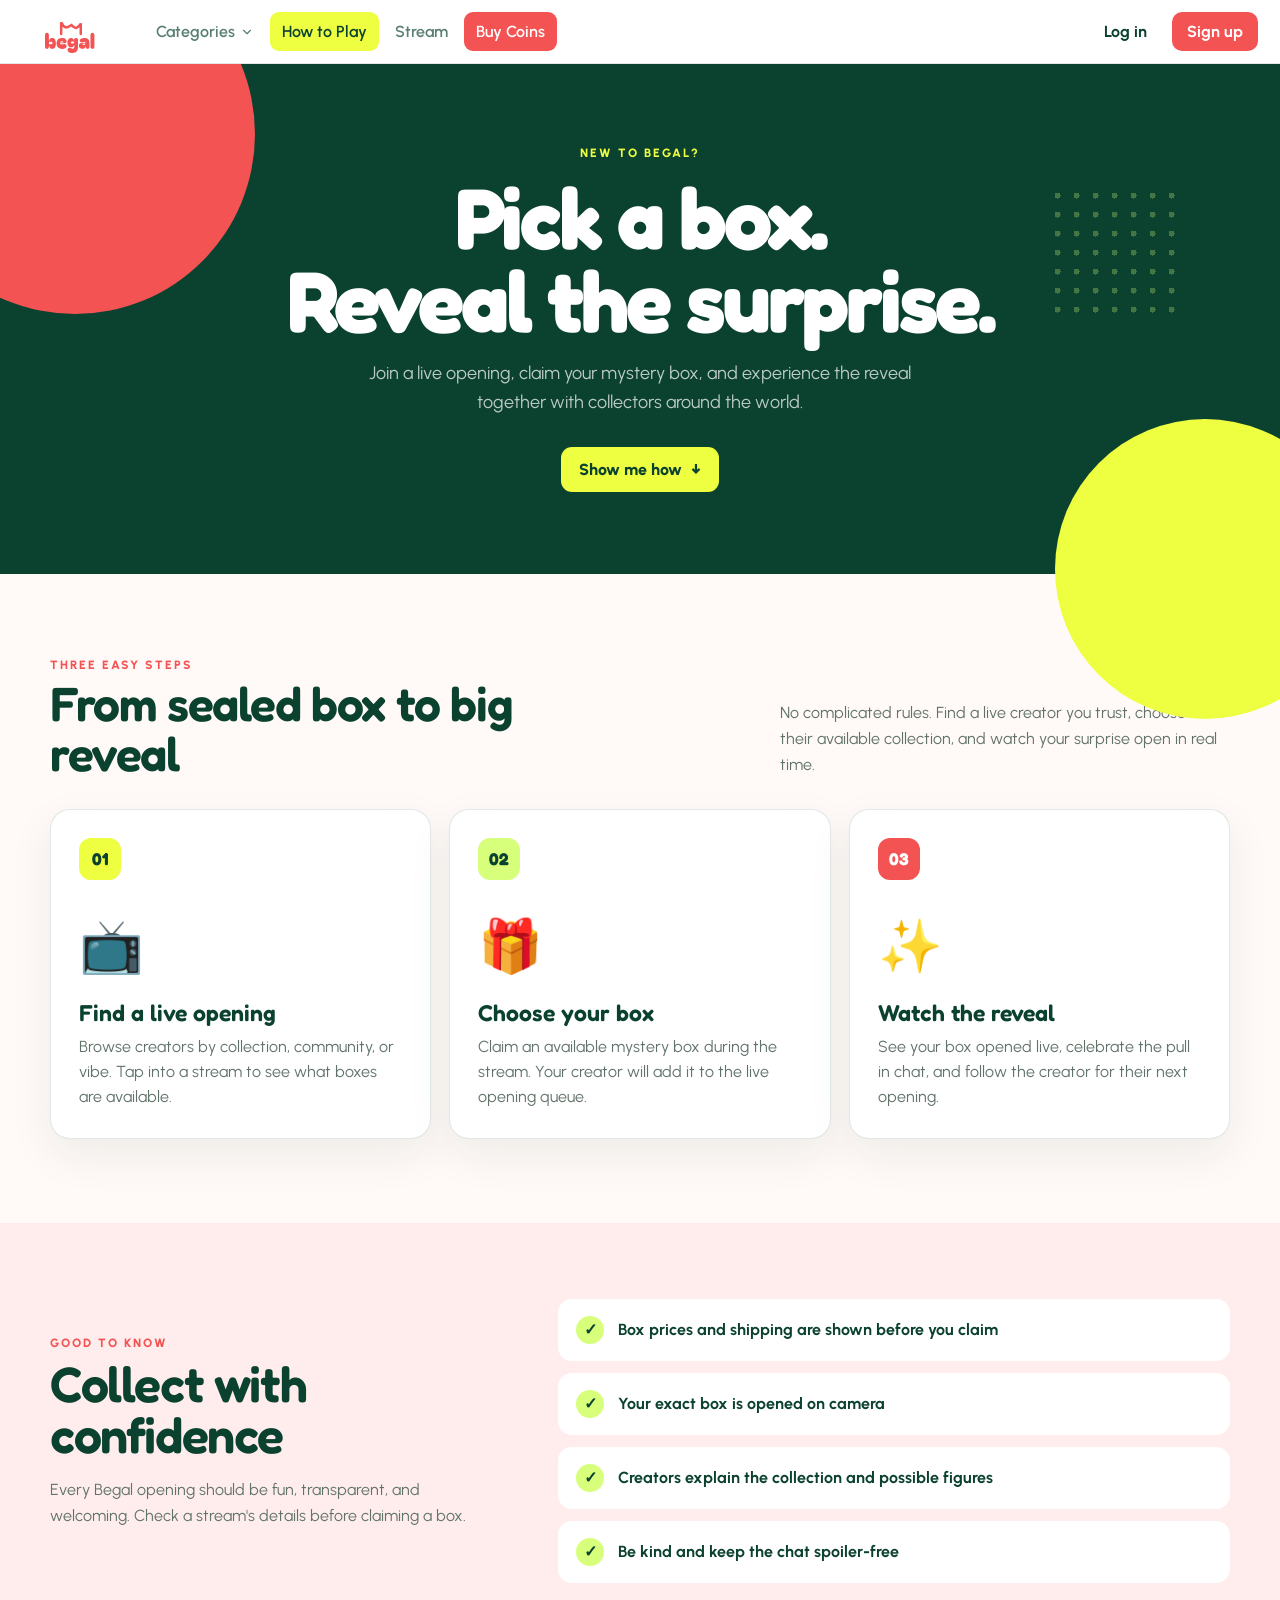
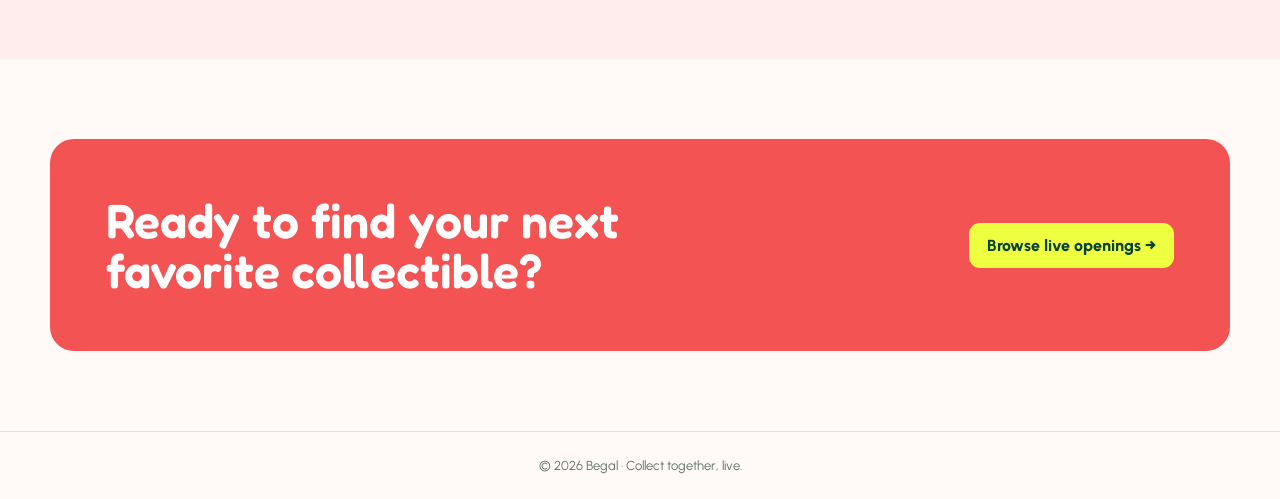
<file: how-to-play.html>
<!doctype html>
<html lang="en">
<head>
  <meta charset="UTF-8">
  <meta name="viewport" content="width=device-width, initial-scale=1.0">
  <meta name="description" content="Learn how to join a live Begal blind-box opening.">
  <title>How to Play — Begal</title>
  <link rel="icon" type="image/svg" href="favicon.svg">
  <link rel="stylesheet" href="index.css">
</head>
<body>
  <header class="play-topbar">
    <a class="play-brand" href="index.html" aria-label="Begal home">
      <span class="play-brand-logo"><img src="assets/logo.svg" alt="Begal"></span>
    </a>
    <nav class="play-nav" aria-label="Main navigation">
      <details class="nav-dropdown"><summary>Categories <svg viewBox="0 0 24 24" aria-hidden="true"><path d="m6 9 6 6 6-6"/></svg></summary><div class="brand-menu"><span class="brand-menu-title">Browse by brand</span><a href="index.html#categories"><span class="brand-dot" style="--dot:#d7ff7c">👻</span><span><strong>Smiski</strong><small>Glow-in-the-dark figures</small></span></a><a href="index.html#categories"><span class="brand-dot" style="--dot:#ffeded">🎀</span><span><strong>Sanrio</strong><small>Kawaii characters</small></span></a><a href="index.html#categories"><span class="brand-dot" style="--dot:#f7aaa5">🐰</span><span><strong>Labubu</strong><small>Designer collectibles</small></span></a><a href="index.html#categories"><span class="brand-dot" style="--dot:#eeff41">⚡</span><span><strong>Pokémon</strong><small>Figures and miniatures</small></span></a><a href="index.html#categories"><span class="brand-dot" style="--dot:#ffd7ae">👼</span><span><strong>Sonny Angel</strong><small>Mini figure series</small></span></a><a href="index.html#categories"><span class="brand-dot" style="--dot:#bfe8df">🌈</span><span><strong>Tokidoki</strong><small>Art toys and Unicorno</small></span></a></div></details>
      <a class="active" href="how-to-play.html" aria-current="page">How to Play</a>
      <a href="stream.html">Stream</a>
      <a class="buy-coins" href="#">Buy Coins</a>
    </nav>
    <div class="play-actions">
      <a class="login" href="index.html">Log in</a>
      <a class="signup" href="index.html">Sign up</a>
    </div>
  </header>

  <main class="play-main">
    <section class="play-hero">
      <div class="hero-dots" aria-hidden="true"></div>
      <div class="play-hero-inner">
        <div class="kicker">New to Begal?</div>
        <h1>Pick a box.<br>Reveal the surprise.</h1>
        <p>Join a live opening, claim your mystery box, and experience the reveal together with collectors around the world.</p>
        <a class="hero-cta" href="#steps">Show me how <span aria-hidden="true">↓</span></a>
      </div>
    </section>

    <section class="play-section" id="steps">
      <div class="section-intro">
        <div><div class="kicker coral-kicker">Three easy steps</div><h2>From sealed box to big reveal</h2></div>
        <p>No complicated rules. Find a live creator you trust, choose from their available collection, and watch your surprise open in real time.</p>
      </div>
      <div class="steps">
        <article class="step">
          <span class="step-number">01</span>
          <span class="step-icon" aria-hidden="true">📺</span>
          <h3>Find a live opening</h3>
          <p>Browse creators by collection, community, or vibe. Tap into a stream to see what boxes are available.</p>
        </article>
        <article class="step">
          <span class="step-number">02</span>
          <span class="step-icon" aria-hidden="true">🎁</span>
          <h3>Choose your box</h3>
          <p>Claim an available mystery box during the stream. Your creator will add it to the live opening queue.</p>
        </article>
        <article class="step">
          <span class="step-number">03</span>
          <span class="step-icon" aria-hidden="true">✨</span>
          <h3>Watch the reveal</h3>
          <p>See your box opened live, celebrate the pull in chat, and follow the creator for their next opening.</p>
        </article>
      </div>
    </section>

    <section class="rules-wrap">
      <div class="rules-grid">
        <div class="rules-copy">
          <div class="kicker coral-kicker">Good to know</div>
          <h2>Collect with confidence</h2>
          <p>Every Begal opening should be fun, transparent, and welcoming. Check a stream's details before claiming a box.</p>
        </div>
        <div class="rule-list">
          <div class="rule"><span class="rule-check">✓</span><span>Box prices and shipping are shown before you claim</span></div>
          <div class="rule"><span class="rule-check">✓</span><span>Your exact box is opened on camera</span></div>
          <div class="rule"><span class="rule-check">✓</span><span>Creators explain the collection and possible figures</span></div>
          <div class="rule"><span class="rule-check">✓</span><span>Be kind and keep the chat spoiler-free</span></div>
        </div>
      </div>
    </section>

    <section class="play-cta">
      <h2>Ready to find your next favorite collectible?</h2>
      <a href="index.html#live">Browse live openings →</a>
    </section>
  </main>

  <footer class="play-footer">© 2026 Begal · Collect together, live.</footer>
  <script src="begal.js"></script>
</body>
</html>
</file>
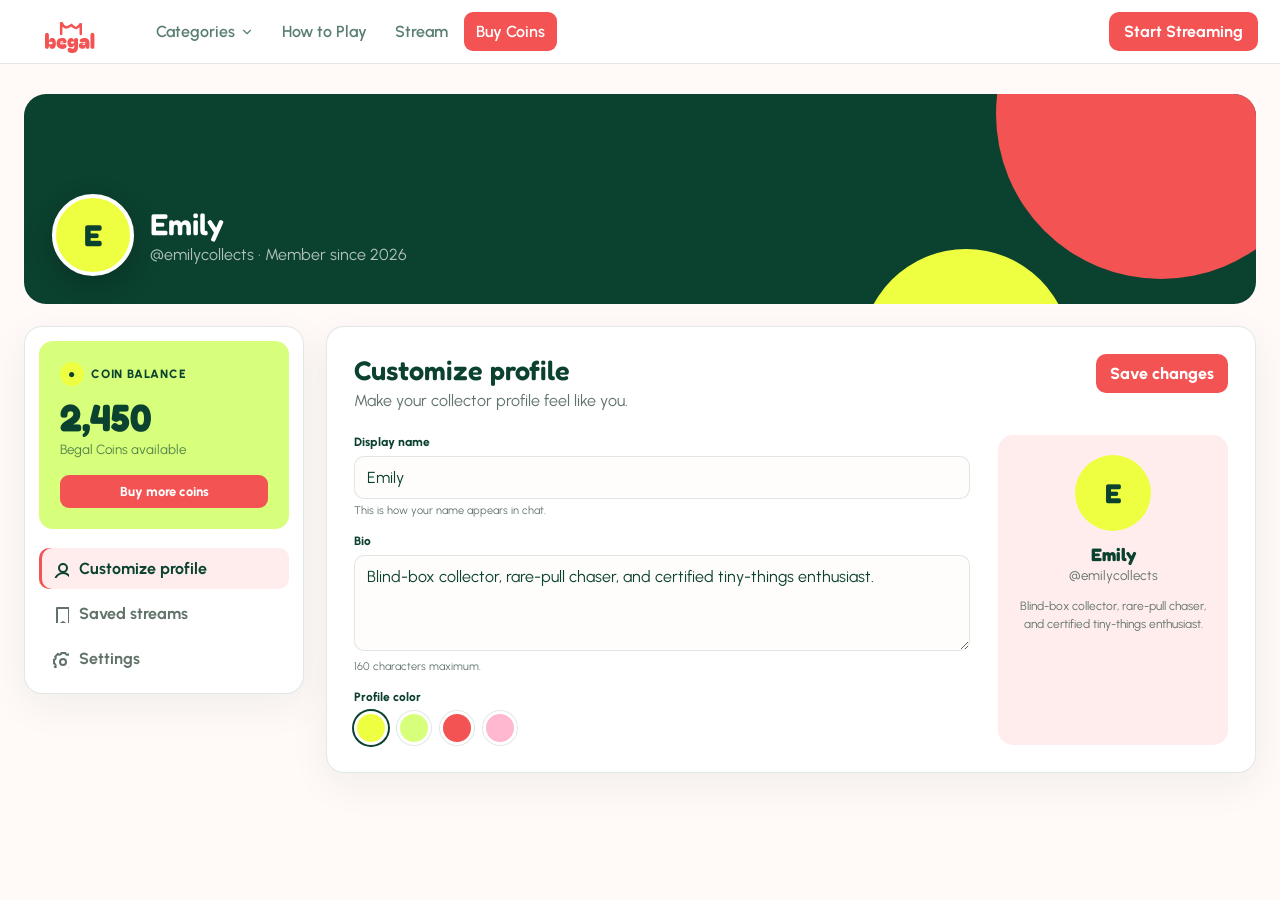
<file: profile.html>
<!doctype html>
<html lang="en">
<head>
  <meta charset="UTF-8">
  <meta name="viewport" content="width=device-width, initial-scale=1.0">
  <meta name="description" content="Manage your Begal profile, coins, settings, and saved streams.">
  <title>Your Profile — Begal</title>
  <link rel="icon" type="image/svg" href="favicon.svg">
  <link rel="stylesheet" href="index.css">
</head>
<body>
  <header class="play-topbar">
    <a class="play-brand" href="index.html" aria-label="Begal home"><span class="play-brand-logo"><img src="assets/logo.svg" alt="Begal"></span></a>
    <nav class="play-nav" aria-label="Main navigation">
      <details class="nav-dropdown"><summary>Categories <svg viewBox="0 0 24 24" aria-hidden="true"><path d="m6 9 6 6 6-6"/></svg></summary><div class="brand-menu"><span class="brand-menu-title">Browse by brand</span><a href="index.html#categories"><span class="brand-dot" style="--dot:#d7ff7c">👻</span><span><strong>Smiski</strong><small>Glow-in-the-dark figures</small></span></a><a href="index.html#categories"><span class="brand-dot" style="--dot:#ffeded">🎀</span><span><strong>Sanrio</strong><small>Kawaii characters</small></span></a><a href="index.html#categories"><span class="brand-dot" style="--dot:#f7aaa5">🐰</span><span><strong>Labubu</strong><small>Designer collectibles</small></span></a><a href="index.html#categories"><span class="brand-dot" style="--dot:#eeff41">⚡</span><span><strong>Pokémon</strong><small>Figures and miniatures</small></span></a><a href="index.html#categories"><span class="brand-dot" style="--dot:#ffd7ae">👼</span><span><strong>Sonny Angel</strong><small>Mini figure series</small></span></a><a href="index.html#categories"><span class="brand-dot" style="--dot:#bfe8df">🌈</span><span><strong>Tokidoki</strong><small>Art toys and Unicorno</small></span></a></div></details>
      <a href="how-to-play.html">How to Play</a><a href="stream.html">Stream</a><a class="buy-coins" href="#">Buy Coins</a>
    </nav>
    <div class="play-actions"><a class="signup" href="streamer.html">Start Streaming</a></div>
  </header>

  <main class="profile-page">
    <div class="profile-shell">
      <section class="profile-cover">
        <div class="profile-identity"><div class="profile-avatar-large">E</div><div><h1 data-profile-name>Emily</h1><p>@emilycollects · Member since 2026</p></div></div>
      </section>

      <div class="profile-layout">
        <aside class="profile-sidebar">
          <div class="coin-card"><span class="coin-label"><span>●</span> Coin balance</span><strong class="coin-value">2,450</strong><small>Begal Coins available</small><a href="#">Buy more coins</a></div>
          <nav class="profile-menu" aria-label="Profile sections">
            <button class="active" data-profile-tab="customize"><svg><circle cx="12" cy="8" r="4"/><path d="M4 21a8 8 0 0 1 16 0"/></svg>Customize profile</button>
            <button data-profile-tab="saved"><svg><path d="M6 3h12v18l-6-4-6 4z"/></svg>Saved streams</button>
            <button data-profile-tab="settings"><svg><circle cx="12" cy="12" r="3"/><path d="M19.4 15a1.7 1.7 0 0 0 .34 1.88l.06.06-2.83 2.83-.06-.06A1.7 1.7 0 0 0 15 19.4a1.7 1.7 0 0 0-1 .6 1.7 1.7 0 0 0-.4 1.1V21h-4v-.09A1.7 1.7 0 0 0 8.6 19.4a1.7 1.7 0 0 0-1.88.34l-.06.06-2.83-2.83.06-.06A1.7 1.7 0 0 0 4.6 15a1.7 1.7 0 0 0-.6-1 1.7 1.7 0 0 0-1.1-.4H3v-4h.09A1.7 1.7 0 0 0 4.6 8.6a1.7 1.7 0 0 0-.34-1.88l-.06-.06 2.83-2.83.06.06A1.7 1.7 0 0 0 9 4.6a1.7 1.7 0 0 0 1-.6 1.7 1.7 0 0 0 .4-1.1V3h4v.09A1.7 1.7 0 0 0 15.4 4.6a1.7 1.7 0 0 0 1.88-.34l.06-.06 2.83 2.83-.06.06A1.7 1.7 0 0 0 19.4 9c.12.37.33.7.6 1 .3.26.68.4 1.1.4h.09v4h-.09a1.7 1.7 0 0 0-1.7.6z"/></svg>Settings</button>
          </nav>
        </aside>

        <section class="profile-content">
          <div data-profile-panel="customize">
            <form id="profileForm">
              <div class="panel-heading"><div><h2>Customize profile</h2><p>Make your collector profile feel like you.</p></div><button class="profile-save" type="submit">Save changes</button></div>
              <div class="customize-grid">
                <div class="profile-form">
                  <div class="form-field"><label for="displayName">Display name</label><input id="displayName" value="Emily" maxlength="30"><small class="form-hint">This is how your name appears in chat.</small></div>
                  <div class="form-field"><label for="profileBio">Bio</label><textarea id="profileBio" maxlength="160">Blind-box collector, rare-pull chaser, and certified tiny-things enthusiast.</textarea><small class="form-hint">160 characters maximum.</small></div>
                  <div class="form-field"><label>Profile color</label><div class="color-options"><button class="color-choice selected" type="button" data-color="#eeff41" style="--choice:#eeff41" aria-label="Yellow"></button><button class="color-choice" type="button" data-color="#d7ff7c" style="--choice:#d7ff7c" aria-label="Lime"></button><button class="color-choice" type="button" data-color="#f35353" style="--choice:#f35353" aria-label="Coral"></button><button class="color-choice" type="button" data-color="#ffb8d0" style="--choice:#ffb8d0" aria-label="Pink"></button></div></div>
                </div>
                <aside class="profile-preview"><div class="preview-avatar">E</div><strong data-profile-name>Emily</strong><small>@emilycollects</small><p data-profile-bio>Blind-box collector, rare-pull chaser, and certified tiny-things enthusiast.</p></aside>
              </div>
            </form>
          </div>

          <div data-profile-panel="saved" hidden>
            <div class="panel-heading"><div><h2>Saved streams</h2><p>Openings you bookmarked to watch again.</p></div></div>
            <div class="saved-grid">
              <a class="saved-card" href="watch-live.html"><div class="saved-thumb" style="--image:url('assets/thumb-case-opening.png')"><span class="saved-duration">48:12</span></div><div class="saved-copy"><strong>Full Case Opening: Secret Pull Hunt</strong><span>AmiMoon · Saved yesterday</span></div></a>
              <a class="saved-card" href="watch-live.html"><div class="saved-thumb" style="--image:url('assets/thumb-pastel-reveal.png')"><span class="saved-duration">1:02:35</span></div><div class="saved-copy"><strong>New Series! Who's Hiding Inside?</strong><span>Juno · Saved 3 days ago</span></div></a>
              <a class="saved-card" href="watch-live.html"><div class="saved-thumb" style="--image:url('assets/thumb-unboxing-marathon.png')"><span class="saved-duration">36:08</span></div><div class="saved-copy"><strong>Cozy Critter Blind Box Marathon</strong><span>Lumi · Saved last week</span></div></a>
              <a class="saved-card" href="watch-live.html"><div class="saved-thumb" style="--image:url('assets/thumb-rare-glow.png')"><span class="saved-duration">52:46</span></div><div class="saved-copy"><strong>Chasing the Ultra-Rare Figure</strong><span>PixelParade · Saved last week</span></div></a>
            </div>
          </div>

          <div data-profile-panel="settings" hidden>
            <div class="panel-heading"><div><h2>Settings</h2><p>Control notifications, privacy, and playback.</p></div></div>
            <div class="settings-list">
              <div class="setting-row"><div class="setting-copy"><strong>Live notifications</strong><span>Let me know when followed creators go live.</span></div><label class="switch"><input type="checkbox" checked><span class="switch-track"></span></label></div>
              <div class="setting-row"><div class="setting-copy"><strong>Saved-stream reminders</strong><span>Remind me before a saved stream expires.</span></div><label class="switch"><input type="checkbox" checked><span class="switch-track"></span></label></div>
              <div class="setting-row"><div class="setting-copy"><strong>Autoplay previews</strong><span>Play muted previews while browsing live streams.</span></div><label class="switch"><input type="checkbox"><span class="switch-track"></span></label></div>
              <div class="setting-row"><div class="setting-copy"><strong>Public collection</strong><span>Allow other collectors to see my saved figures.</span></div><label class="switch"><input type="checkbox" checked><span class="switch-track"></span></label></div>
            </div>
          </div>
        </section>
      </div>
    </div>
  </main>
  <div class="profile-toast" id="profileToast" role="status">Profile changes saved</div>
  <script src="begal.js"></script>
</body>
</html>
</file>
<file: index.css>
@import url('https://fonts.googleapis.com/css2?family=Fredoka:wght@400;500;600;700&family=Urbanist:wght@400;500;600;700;800&display=swap');

:root {
  --coral: #f35353;
  --blush: #ffeded;
  --yellow: #eeff41;
  --lime: #d7ff7c;
  --forest: #0b412f;
  --white: #fff;
  --muted: #617369;
  --line: rgba(11, 65, 47, .12);
}

* { box-sizing: border-box; }
html { scroll-behavior: smooth; }
body {
  margin: 0;
  min-width: 320px;
  color: var(--forest);
  background: #fff9f7;
  font-family: "Urbanist", sans-serif;
}
a { color: inherit; text-decoration: none; }
button { font: inherit; }
svg { width: 20px; height: 20px; fill: none; stroke: currentColor; stroke-width: 2; stroke-linecap: round; stroke-linejoin: round; }

.play-topbar {
  position: sticky;
  z-index: 20;
  top: 0;
  height: 64px;
  display: flex;
  align-items: center;
  gap: 22px;
  padding: 0 22px;
  border-bottom: 1px solid var(--line);
  background: rgba(255,255,255,.96);
  backdrop-filter: blur(18px);
}
.play-brand { display: flex; align-items: center; flex: 0 0 auto; }
.play-brand-logo { position: relative; width: 100px; height: 56px; overflow: hidden; }
.play-brand-logo img { position: absolute; width: 122px; max-width: none; left: -11px; top: -8px; }
.play-nav { display: flex; align-items: center; gap: 4px; }
.play-nav a, .play-nav .nav-dropdown summary { padding: 10px 12px; border-radius: 9px; color: rgba(11,65,47,.68); font-weight: 600; }
.play-nav a:hover, .play-nav a.active { color: var(--forest); background: var(--yellow); }
.nav-dropdown { position:relative; }
.nav-dropdown summary { display:flex; align-items:center; gap:5px; cursor:pointer; list-style:none; }
.nav-dropdown summary::-webkit-details-marker { display:none; }
.nav-dropdown summary svg { width:14px; height:14px; transition:transform .18s ease; }
.nav-dropdown:hover summary, .nav-dropdown[open] summary { color:var(--forest); background:var(--blush); }
.nav-dropdown[open] summary svg { transform:rotate(180deg); }
.brand-menu { position:absolute; z-index:30; left:0; top:100%; width:270px; display:block; padding:10px; border:1px solid rgba(243,83,83,.16); border-radius:14px; background:var(--blush); box-shadow:0 20px 55px rgba(11,65,47,.18); opacity:0; visibility:hidden; pointer-events:none; transform:translateY(-5px); transition:opacity .16s ease,transform .16s ease,visibility .16s ease; }
.nav-dropdown[open] .brand-menu { opacity:1; visibility:visible; pointer-events:auto; transform:none; }
.brand-menu-title { display:block; padding:7px 9px 9px; color:var(--muted); font-size:10px; font-weight:800; letter-spacing:1.2px; text-transform:uppercase; }
.play-nav .brand-menu a { display:flex; align-items:center; gap:0; padding:9px; color:var(--forest); border-radius:9px; }
.play-nav .brand-menu a:hover { background:white; }
.brand-menu a > span:last-child { min-width:0; }
.brand-menu strong, .brand-menu small { display:block; }
.brand-menu strong { font-size:13px; }
.brand-menu small { margin-top:2px; color:var(--muted); font-size:10px; font-weight:500; }
.brand-dot { display:none; }
.play-nav a.buy-coins { color: white; background: var(--coral); }
.play-nav a.buy-coins:hover { color: white; background: #d94343; }
.play-actions { margin-left: auto; display: flex; align-items: center; gap: 10px; }
.play-actions a { padding: 10px 15px; border-radius: 10px; font-weight: 700; }
.play-actions .login:hover { background: var(--blush); }
.play-actions .signup { color: white; background: var(--coral); }
.play-actions .signup:hover { background: var(--forest); }

.play-main { overflow: hidden; }
.play-hero {
  position: relative;
  min-height: 510px;
  display: grid;
  place-items: center;
  padding: 76px 24px;
  color: white;
  background: var(--forest);
  isolation: isolate;
}
.play-hero::before, .play-hero::after {
  content: "";
  position: absolute;
  z-index: -1;
  border-radius: 50%;
}
.play-hero::before { width: 360px; height: 360px; left: -105px; top: -110px; background: var(--coral); }
.play-hero::after { width: 300px; height: 300px; right: -75px; bottom: -145px; background: var(--yellow); }
.hero-dots { position: absolute; right: 8%; top: 24%; width: 130px; height: 130px; opacity: .28; background-image: radial-gradient(var(--lime) 3px,transparent 3px); background-size: 19px 19px; }
.play-hero-inner { width: min(920px,100%); text-align: center; }
.kicker { color: var(--yellow); font-weight: 800; font-size: 12px; letter-spacing: 2px; text-transform: uppercase; }
.play-hero h1 { max-width: 790px; margin: 16px auto 18px; font: 700 clamp(45px,8vw,86px)/.96 "Fredoka"; letter-spacing: -3px; }
.play-hero p { max-width: 610px; margin: 0 auto; color: rgba(255,255,255,.72); font-size: 18px; line-height: 1.6; }
.hero-cta { display: inline-flex; align-items: center; gap: 9px; margin-top: 30px; padding: 13px 18px; color: var(--forest); background: var(--yellow); border-radius: 11px; font-weight: 800; transition: transform .18s ease; }
.hero-cta:hover { transform: translateY(-3px); }

.play-section { width: min(1180px,calc(100% - 40px)); margin: 0 auto; padding: 84px 0; }
.section-intro { display: flex; align-items: end; justify-content: space-between; gap: 32px; margin-bottom: 30px; }
.section-intro h2 { max-width: 540px; margin: 7px 0 0; font: 600 clamp(31px,4vw,48px)/1.04 "Fredoka"; letter-spacing: -1.4px; }
.section-intro p { max-width: 450px; margin: 0; color: var(--muted); line-height: 1.65; }
.coral-kicker { color: var(--coral); }

.steps { display: grid; grid-template-columns: repeat(3,1fr); gap: 18px; }
.step {
  position: relative;
  min-height: 300px;
  overflow: hidden;
  padding: 28px;
  border: 1px solid var(--line);
  border-radius: 20px;
  background: white;
  box-shadow: 0 16px 45px rgba(11,65,47,.07);
  transition: transform .2s ease, box-shadow .2s ease;
}
.step:hover { transform: translateY(-6px); box-shadow: 0 22px 55px rgba(11,65,47,.12); }
.step-number { display: grid; place-items: center; width: 42px; height: 42px; border-radius: 12px; color: var(--forest); background: var(--yellow); font: 700 17px "Fredoka"; }
.step:nth-child(2) .step-number { background: var(--lime); }
.step:nth-child(3) .step-number { color: white; background: var(--coral); }
.step-icon { display: block; margin: 35px 0 23px; font-size: 52px; }
.step h3 { margin: 0 0 9px; font: 600 23px/1.15 "Fredoka"; }
.step p { margin: 0; color: var(--muted); line-height: 1.55; }

.rules-wrap { padding: 76px 0; background: var(--blush); }
.rules-grid { width: min(1180px,calc(100% - 40px)); margin: 0 auto; display: grid; grid-template-columns: .8fr 1.2fr; gap: 60px; align-items: center; }
.rules-copy h2 { margin: 8px 0 16px; font: 600 clamp(32px,4vw,50px)/1.03 "Fredoka"; letter-spacing: -1.4px; }
.rules-copy p { color: var(--muted); line-height: 1.65; }
.rule-list { display: grid; gap: 12px; }
.rule { display: flex; align-items: center; gap: 14px; padding: 17px 18px; border-radius: 14px; background: white; font-weight: 700; }
.rule-check { flex: 0 0 auto; display: grid; place-items: center; width: 28px; height: 28px; border-radius: 50%; color: var(--forest); background: var(--lime); }

.play-cta { width: min(1180px,calc(100% - 40px)); margin: 80px auto; padding: 56px; display: flex; align-items: center; justify-content: space-between; gap: 30px; overflow: hidden; border-radius: 24px; color: white; background: var(--coral); }
.play-cta h2 { max-width: 650px; margin: 0; font: 600 clamp(30px,4vw,48px)/1.05 "Fredoka"; }
.play-cta a { flex: 0 0 auto; padding: 13px 18px; border-radius: 11px; color: var(--forest); background: var(--yellow); font-weight: 800; }
.play-cta a:hover { background: var(--lime); }
.play-footer { padding: 26px 24px; border-top: 1px solid var(--line); color: var(--muted); text-align: center; font-size: 13px; }

/* Stream page */
.stream-hero {
  position: relative;
  padding: 70px 24px 82px;
  overflow: hidden;
  color: white;
  background: var(--forest);
}
.stream-hero::after {
  content: "";
  position: absolute;
  width: 420px;
  height: 420px;
  right: -180px;
  top: -210px;
  border-radius: 50%;
  background: var(--coral);
}
.stream-hero-grid {
  position: relative;
  z-index: 1;
  width: min(1180px,100%);
  margin: 0 auto;
  display: grid;
  grid-template-columns: .85fr 1.15fr;
  gap: 68px;
  align-items: center;
}
.stream-hero h1 { margin: 15px 0 18px; font: 700 clamp(44px,6vw,76px)/.97 "Fredoka"; letter-spacing: -2.6px; }
.stream-hero-copy > p { max-width: 530px; margin: 0; color: rgba(255,255,255,.72); font-size: 17px; line-height: 1.62; }
.stream-hero-actions { display: flex; flex-wrap: wrap; gap: 10px; margin-top: 29px; }
.stream-button { display: inline-flex; align-items: center; justify-content: center; gap: 8px; padding: 13px 17px; border: 0; border-radius: 11px; font-weight: 800; cursor: pointer; }
.stream-button.primary { color: var(--forest); background: var(--yellow); }
.stream-button.primary:hover { background: var(--lime); }
.stream-button.secondary { color: white; background: rgba(255,255,255,.12); }
.stream-button.secondary:hover { background: rgba(255,255,255,.2); }

.studio-preview { padding: 14px; border: 1px solid rgba(255,255,255,.14); border-radius: 23px; background: rgba(255,255,255,.08); box-shadow: 0 25px 70px rgba(0,0,0,.25); transform: rotate(1.5deg); }
.preview-screen { position: relative; aspect-ratio: 16/10; overflow: hidden; border-radius: 15px; background: #162d25 url('assets/featured-blind-box.png') center/cover no-repeat; }
.preview-screen::after { content:""; position:absolute; inset:0; background:linear-gradient(0deg,rgba(11,65,47,.55),transparent 52%); }
.preview-live { position: absolute; z-index: 2; left: 13px; top: 13px; padding: 6px 9px; border-radius: 6px; color: white; background: var(--coral); font-size: 11px; font-weight: 800; letter-spacing: .7px; }
.preview-chat { position: absolute; z-index: 2; right: 13px; top: 13px; bottom: 13px; width: 31%; display: flex; flex-direction: column; justify-content: flex-end; gap: 7px; padding: 12px; border-radius: 10px; background: rgba(11,65,47,.82); backdrop-filter: blur(8px); }
.chat-line { height: 7px; border-radius: 99px; background: rgba(255,255,255,.32); }
.chat-line:nth-child(2) { width: 72%; background: var(--lime); }
.chat-line:nth-child(3) { width: 88%; }
.chat-line:nth-child(4) { width: 58%; background: var(--yellow); }
.preview-title { position: absolute; z-index: 2; left: 16px; right: 36%; bottom: 15px; font: 600 clamp(15px,2vw,22px) "Fredoka"; }

.stream-setup { width: min(1180px,calc(100% - 40px)); margin: 0 auto; padding: 82px 0; }
.setup-grid { display: grid; grid-template-columns: .85fr 1.15fr; gap: 54px; align-items: start; }
.setup-copy { position: sticky; top: 98px; }
.setup-copy h2 { margin: 8px 0 15px; font: 600 clamp(34px,4vw,52px)/1.03 "Fredoka"; letter-spacing: -1.4px; }
.setup-copy p { color: var(--muted); line-height: 1.65; }
.setup-list { display: grid; gap: 12px; }
.setup-item { display: grid; grid-template-columns: auto 1fr auto; gap: 15px; align-items: center; padding: 20px; border: 1px solid var(--line); border-radius: 16px; background: white; box-shadow: 0 10px 35px rgba(11,65,47,.05); }
.setup-icon { display: grid; place-items: center; width: 48px; height: 48px; border-radius: 13px; background: var(--blush); font-size: 23px; }
.setup-item:nth-child(2) .setup-icon { background: var(--lime); }
.setup-item:nth-child(3) .setup-icon { background: var(--yellow); }
.setup-item:nth-child(4) .setup-icon { color:white; background: var(--coral); }
.setup-item h3 { margin: 0 0 4px; font: 600 18px "Fredoka"; }
.setup-item p { margin: 0; color: var(--muted); font-size: 14px; }
.setup-status { padding: 6px 9px; border-radius: 999px; color: var(--forest); background: var(--lime); font-size: 11px; font-weight: 800; }
.setup-status.pending { color: var(--muted); background: #f4f3f0; }

.stream-tips { padding: 76px 0; background: var(--blush); }
.tips-inner { width: min(1180px,calc(100% - 40px)); margin: 0 auto; }
.tips-grid { display: grid; grid-template-columns: repeat(3,1fr); gap: 16px; margin-top: 28px; }
.tip-card { padding: 27px; border-radius: 18px; background: white; }
.tip-card span { display: block; margin-bottom: 20px; font-size: 35px; }
.tip-card h3 { margin: 0 0 8px; font: 600 20px "Fredoka"; }
.tip-card p { margin: 0; color: var(--muted); line-height: 1.55; }

/* Live watch page */
.watch-topbar { position: sticky; }
.watch-search { width: min(380px,32vw); height: 40px; margin-left: auto; display: flex; overflow: hidden; border: 1px solid var(--line); border-radius: 11px; background: var(--blush); }
.watch-search input { min-width: 0; flex: 1; padding: 0 13px; border: 0; outline: 0; color: var(--forest); background: transparent; font: inherit; }
.watch-search button { width: 44px; display: grid; place-items: center; border: 0; border-left: 1px solid var(--line); color: var(--forest); background: rgba(243,83,83,.08); cursor: pointer; }
.watch-actions { margin-left: 0; }
.watch-coin { padding: 10px 13px; border-radius: 9px; color: white; background: var(--coral); font-size: 13px; font-weight: 700; white-space: nowrap; }
.watch-coin:hover { background: #d94343; }
.watch-avatar { width: 34px; height: 34px; display: grid; place-items: center; border-radius: 50%; color: white; background: var(--coral); font-weight: 800; }

.watch-page { padding: 24px; background: #fff9f7; }
.watch-layout { width: min(1500px,100%); margin: 0 auto; display: grid; grid-template-columns: minmax(0,1fr) 355px; gap: 18px; align-items: start; }
.watch-main { min-width: 0; }
.video-player { position: relative; aspect-ratio: 16/9; overflow: hidden; color: white; border-radius: 16px; background: #061b14 url('assets/featured-blind-box.png') center/cover no-repeat; box-shadow: 0 20px 55px rgba(11,65,47,.16); cursor: pointer; }
.watch-video { position:absolute; inset:0; width:100%; height:100%; object-fit:cover; }
.video-player::after { content:""; position:absolute; inset:0; background:linear-gradient(0deg,rgba(0,0,0,.72),transparent 32%),linear-gradient(90deg,transparent 75%,rgba(0,0,0,.2)); }
.watch-live-badge { position: absolute; z-index: 2; left: 16px; top: 16px; padding: 6px 9px; border-radius: 6px; background: var(--coral); font-size: 11px; font-weight: 800; letter-spacing: .8px; }
.video-center { position:absolute; z-index:3; inset:0; display:grid; place-items:center; transition: opacity .2s ease; }
.video-center button { width: 68px; height: 68px; display: grid; place-items: center; border: 0; border-radius: 50%; color: var(--forest); background: rgba(238,255,65,.94); cursor: pointer; box-shadow: 0 10px 35px rgba(0,0,0,.28); }
.video-center button svg { width: 29px; height: 29px; fill: currentColor; stroke: none; transform: translateX(2px); }
.video-player.playing .video-center { opacity: 0; }
.video-player.playing:hover .video-center { opacity: 1; }
.video-controls { position:absolute; z-index:3; left:16px; right:16px; bottom:13px; display:flex; align-items:center; gap:13px; }
.control-button { width: 28px; height: 28px; display:grid; place-items:center; padding:0; border:0; color:white; background:transparent; cursor:pointer; }
.control-button svg { width:19px; height:19px; }
.video-progress { flex:1; height:4px; overflow:hidden; border-radius:99px; background:rgba(255,255,255,.35); }
.video-progress span { display:block; width:78%; height:100%; background:var(--coral); }
.live-time { font-size:12px; font-weight:700; }

.watch-info { padding: 20px 4px 12px; }
.watch-info h1 { margin:0 0 8px; font:600 clamp(25px,3vw,36px)/1.15 "Fredoka"; letter-spacing:-.7px; }
.watch-meta { color:var(--muted); font-size:14px; }
.watch-creator-row { display:flex; align-items:center; gap:12px; margin-top:20px; padding:17px 0; border-top:1px solid var(--line); border-bottom:1px solid var(--line); }
.watch-creator-avatar { width:48px; height:48px; flex:0 0 auto; display:grid; place-items:center; border:3px solid var(--coral); border-radius:50%; color:var(--forest); background:var(--yellow); font:700 17px "Fredoka"; }
.watch-creator-copy { min-width:0; }
.watch-creator-copy strong { display:block; }
.watch-creator-copy span { color:var(--muted); font-size:13px; }
.watch-follow { margin-left:auto; padding:10px 14px; border:0; border-radius:10px; color:var(--forest); background:var(--lime); font-weight:800; cursor:pointer; }
.watch-follow.following { color:white; background:var(--coral); }
.watch-description { margin-top:16px; padding:18px; border-radius:14px; background:var(--blush); line-height:1.6; }
.watch-description strong { display:block; margin-bottom:5px; font-family:"Fredoka"; }
.watch-description p { margin:0; color:var(--muted); }

.live-chat { height: calc(100vh - 112px); min-height: 560px; display:flex; flex-direction:column; overflow:hidden; border:1px solid var(--line); border-radius:16px; background:white; box-shadow:0 15px 45px rgba(11,65,47,.08); }
.chat-header { height:54px; flex:0 0 auto; display:flex; align-items:center; justify-content:space-between; padding:0 16px; border-bottom:1px solid var(--line); }
.chat-header strong { font:600 16px "Fredoka"; }
.chat-header span { display:flex; align-items:center; gap:6px; color:var(--muted); font-size:12px; }
.chat-header i { width:7px; height:7px; border-radius:50%; background:#25c67a; }
.chat-messages { flex:1; overflow-y:auto; padding:15px; scrollbar-color:#d9d4d0 transparent; }
.chat-message { display:grid; grid-template-columns:30px 1fr; gap:9px; margin-bottom:15px; }
.chat-avatar { width:30px; height:30px; display:grid; place-items:center; border-radius:50%; color:var(--forest); background:var(--avatar,#d7ff7c); font-size:10px; font-weight:800; }
.message-copy { min-width:0; font-size:13px; line-height:1.45; }
.message-copy strong { margin-right:5px; color:var(--name,var(--forest)); font-size:12px; }
.system-message { margin:5px 0 16px; padding:10px 11px; border-radius:10px; color:var(--forest); background:var(--blush); font-size:12px; line-height:1.45; }
.chat-compose { flex:0 0 auto; padding:12px; border-top:1px solid var(--line); }
.chat-compose .bet-button { width:100%; height:40px; margin-bottom:8px; border:0; border-radius:10px; color:var(--forest); background:var(--lime); font-weight:800; cursor:pointer; }
.chat-compose .bet-button:hover { background:var(--yellow); }
.chat-compose form { display:flex; gap:8px; }
.chat-compose input { min-width:0; flex:1; height:40px; padding:0 12px; border:1px solid var(--line); border-radius:10px; outline:0; color:var(--forest); background:#fff9f7; font:inherit; }
.chat-compose input:focus { border-color:var(--coral); box-shadow:0 0 0 3px rgba(243,83,83,.1); }
.chat-compose button { width:42px; display:grid; place-items:center; border:0; border-radius:10px; color:white; background:var(--coral); cursor:pointer; }
.chat-compose button:hover { background:var(--forest); }
.chat-note { display:block; margin-top:8px; color:var(--muted); font-size:10px; text-align:center; }

.up-next { width:min(1500px,100%); margin:38px auto 20px; }
.up-next h2 { margin:0 0 16px; font:600 24px "Fredoka"; }
.next-grid { display:grid; grid-template-columns:repeat(3,1fr); gap:16px; }
.next-card { display:flex; gap:12px; min-width:0; padding:10px; border:1px solid var(--line); border-radius:14px; background:white; transition:transform .18s ease; }
.next-card:hover { transform:translateY(-4px); }
.next-thumb { width:42%; flex:0 0 auto; aspect-ratio:16/10; border-radius:9px; background:var(--image) center/cover no-repeat; }
.next-copy { min-width:0; align-self:center; }
.next-copy strong { display:block; overflow:hidden; white-space:nowrap; text-overflow:ellipsis; font-size:13px; }
.next-copy span { display:block; margin-top:4px; color:var(--muted); font-size:11px; }

/* Profile page */
.profile-page { min-height:calc(100vh - 64px); padding:30px 24px 70px; background:#fff9f7; }
.profile-shell { width:min(1240px,100%); margin:0 auto; }
.profile-cover { position:relative; min-height:210px; overflow:hidden; display:flex; align-items:flex-end; padding:28px; border-radius:22px; color:white; background:var(--forest); }
.profile-cover::before { content:""; position:absolute; width:330px; height:330px; right:-70px; top:-145px; border-radius:50%; background:var(--coral); }
.profile-cover::after { content:""; position:absolute; width:210px; height:210px; right:185px; bottom:-155px; border-radius:50%; background:var(--yellow); }
.profile-identity { position:relative; z-index:1; display:flex; align-items:center; gap:16px; }
.profile-avatar-large { width:82px; height:82px; flex:0 0 auto; display:grid; place-items:center; border:4px solid white; border-radius:50%; color:var(--forest); background:var(--yellow); font:700 30px "Fredoka"; box-shadow:0 10px 30px rgba(0,0,0,.2); }
.profile-identity h1 { margin:0 0 3px; font:600 30px "Fredoka"; }
.profile-identity p { margin:0; color:rgba(255,255,255,.68); }
.profile-layout { display:grid; grid-template-columns:280px minmax(0,1fr); gap:22px; margin-top:22px; align-items:start; }
.profile-sidebar, .profile-content { border:1px solid var(--line); border-radius:18px; background:white; box-shadow:0 12px 40px rgba(11,65,47,.06); }
.coin-card { margin:14px; padding:21px; overflow:hidden; border-radius:14px; color:var(--forest); background:var(--lime); }
.coin-label { display:flex; align-items:center; gap:7px; font-size:12px; font-weight:800; text-transform:uppercase; letter-spacing:.8px; }
.coin-label span { width:24px; height:24px; display:grid; place-items:center; border-radius:50%; background:var(--yellow); }
.coin-value { display:block; margin:12px 0 3px; font:700 38px/1 "Fredoka"; }
.coin-card small { color:rgba(11,65,47,.65); }
.coin-card a { display:block; margin-top:17px; padding:9px; border-radius:9px; color:white; background:var(--coral); text-align:center; font-size:13px; font-weight:800; }
.coin-card a:hover { background:var(--forest); }
.profile-menu { display:grid; gap:4px; padding:5px 14px 14px; }
.profile-menu button { width:100%; display:flex; align-items:center; gap:10px; padding:11px 12px; border:0; border-radius:10px; color:var(--muted); background:transparent; text-align:left; font-weight:700; cursor:pointer; }
.profile-menu button svg { width:18px; height:18px; }
.profile-menu button:hover, .profile-menu button.active { color:var(--forest); background:var(--blush); }
.profile-menu button.active { box-shadow:inset 3px 0 var(--coral); }

.profile-content { min-width:0; padding:27px; }
.panel-heading { display:flex; align-items:start; justify-content:space-between; gap:20px; margin-bottom:25px; }
.panel-heading h2 { margin:0 0 5px; font:600 27px "Fredoka"; }
.panel-heading p { margin:0; color:var(--muted); }
.profile-save { padding:10px 14px; border:0; border-radius:10px; color:white; background:var(--coral); font-weight:800; cursor:pointer; }
.profile-save:hover { background:var(--forest); }
.customize-grid { display:grid; grid-template-columns:1fr 230px; gap:28px; }
.profile-form { display:grid; gap:17px; }
.form-field label { display:block; margin-bottom:7px; font-size:12px; font-weight:800; }
.form-field input, .form-field textarea { width:100%; padding:11px 12px; border:1px solid var(--line); border-radius:10px; outline:0; color:var(--forest); background:#fffdfc; font:inherit; }
.form-field textarea { min-height:96px; resize:vertical; }
.form-field input:focus, .form-field textarea:focus { border-color:var(--coral); box-shadow:0 0 0 3px rgba(243,83,83,.1); }
.form-hint { display:block; margin-top:5px; color:var(--muted); font-size:11px; }
.color-options { display:flex; gap:9px; }
.color-choice { width:34px; height:34px; border:3px solid white; border-radius:50%; background:var(--choice); box-shadow:0 0 0 1px var(--line); cursor:pointer; }
.color-choice.selected { box-shadow:0 0 0 2px var(--forest); }
.profile-preview { padding:18px; border-radius:15px; background:var(--blush); text-align:center; }
.preview-avatar { width:76px; height:76px; margin:2px auto 12px; display:grid; place-items:center; border-radius:50%; color:var(--forest); background:var(--yellow); font:700 27px "Fredoka"; }
.profile-preview strong { display:block; font-family:"Fredoka"; font-size:18px; }
.profile-preview small { color:var(--muted); }
.profile-preview p { margin:13px 0 0; color:var(--muted); font-size:12px; line-height:1.5; }

.saved-grid { display:grid; grid-template-columns:repeat(2,minmax(0,1fr)); gap:17px; }
.saved-card { min-width:0; overflow:hidden; border:1px solid var(--line); border-radius:14px; background:#fff; }
.saved-thumb { position:relative; aspect-ratio:16/9; background:var(--image) center/cover no-repeat; }
.saved-duration { position:absolute; right:9px; bottom:8px; padding:4px 6px; border-radius:5px; color:white; background:rgba(0,0,0,.7); font-size:10px; font-weight:700; }
.saved-copy { padding:13px; }
.saved-copy strong { display:block; overflow:hidden; white-space:nowrap; text-overflow:ellipsis; font-size:14px; }
.saved-copy span { display:block; margin-top:4px; color:var(--muted); font-size:12px; }
.empty-note { grid-column:1/-1; padding:12px; color:var(--muted); border-radius:10px; background:var(--blush); font-size:12px; text-align:center; }

.settings-list { display:grid; gap:1px; }
.setting-row { display:flex; align-items:center; justify-content:space-between; gap:24px; padding:18px 0; border-bottom:1px solid var(--line); }
.setting-row:first-child { padding-top:0; }
.setting-copy strong { display:block; margin-bottom:3px; }
.setting-copy span { color:var(--muted); font-size:13px; }
.switch { position:relative; width:44px; height:25px; flex:0 0 auto; }
.switch input { position:absolute; opacity:0; }
.switch-track { position:absolute; inset:0; border-radius:99px; background:#d8d8d5; cursor:pointer; transition:.18s ease; }
.switch-track::after { content:""; position:absolute; width:19px; height:19px; left:3px; top:3px; border-radius:50%; background:white; box-shadow:0 2px 6px rgba(0,0,0,.2); transition:.18s ease; }
.switch input:checked + .switch-track { background:var(--coral); }
.switch input:checked + .switch-track::after { transform:translateX(19px); }
.profile-toast { position:fixed; z-index:50; right:24px; bottom:24px; padding:12px 16px; border-radius:11px; color:var(--lime); background:var(--forest); box-shadow:0 12px 30px rgba(11,65,47,.24); opacity:0; transform:translateY(10px); pointer-events:none; transition:.2s ease; }
.profile-toast.show { opacity:1; transform:none; }

@media (max-width: 800px) {
  .section-intro, .play-cta { align-items: flex-start; flex-direction: column; }
  .steps { grid-template-columns: 1fr; }
  .step { min-height: 0; }
  .rules-grid { grid-template-columns: 1fr; gap: 30px; }
  .stream-hero-grid, .setup-grid { grid-template-columns: 1fr; }
  .studio-preview { max-width: 650px; }
  .setup-copy { position: static; }
  .tips-grid { grid-template-columns: 1fr; }
  .watch-layout { grid-template-columns:1fr; }
  .live-chat { height:560px; }
  .next-grid { grid-template-columns:1fr; }
  .profile-layout { grid-template-columns:1fr; }
  .profile-sidebar { display:grid; grid-template-columns:240px 1fr; }
  .profile-menu { align-content:center; padding:14px; }
}
@media (max-width: 580px) {
  .play-topbar { height: 58px; padding: 0 12px; gap: 4px; }
  .play-brand-logo { width: 84px; }
  .play-nav a { padding: 8px 9px; font-size: 13px; }
  .play-nav > a:not(.active):not(.buy-coins), .play-actions .login { display: none; }
  .play-actions .signup { padding: 8px 10px; font-size: 12px; }
  .play-hero { min-height: 480px; padding: 62px 18px; }
  .play-hero h1 { letter-spacing: -2px; }
  .play-hero p { font-size: 16px; }
  .play-section { width: min(100% - 28px,1180px); padding: 64px 0; }
  .rules-grid, .play-cta { width: min(100% - 28px,1180px); }
  .play-cta { padding: 34px 26px; }
  .stream-hero { padding: 55px 16px 64px; }
  .stream-hero-grid { gap: 42px; }
  .stream-setup, .tips-inner { width: min(100% - 28px,1180px); }
  .setup-item { grid-template-columns: auto 1fr; }
  .setup-status { grid-column: 2; justify-self: start; }
  .watch-topbar .play-nav, .watch-topbar .watch-search { display:none; }
  .watch-topbar .watch-actions { margin-left:auto; }
  .watch-page { padding:12px; }
  .video-player { border-radius:11px; }
  .watch-info { padding-inline:2px; }
  .live-chat { min-height:500px; height:65vh; }
  .profile-page { padding:14px 14px 50px; }
  .profile-cover { min-height:190px; padding:22px; }
  .profile-avatar-large { width:68px; height:68px; font-size:24px; }
  .profile-sidebar { display:block; }
  .profile-content { padding:20px; }
  .customize-grid, .saved-grid { grid-template-columns:1fr; }
  .profile-preview { order:-1; }
  .panel-heading { flex-direction:column; }
}
@media (max-width: 430px) {
  .play-actions { display: none; }
  .play-nav { margin-left: auto; }
}
</file>
